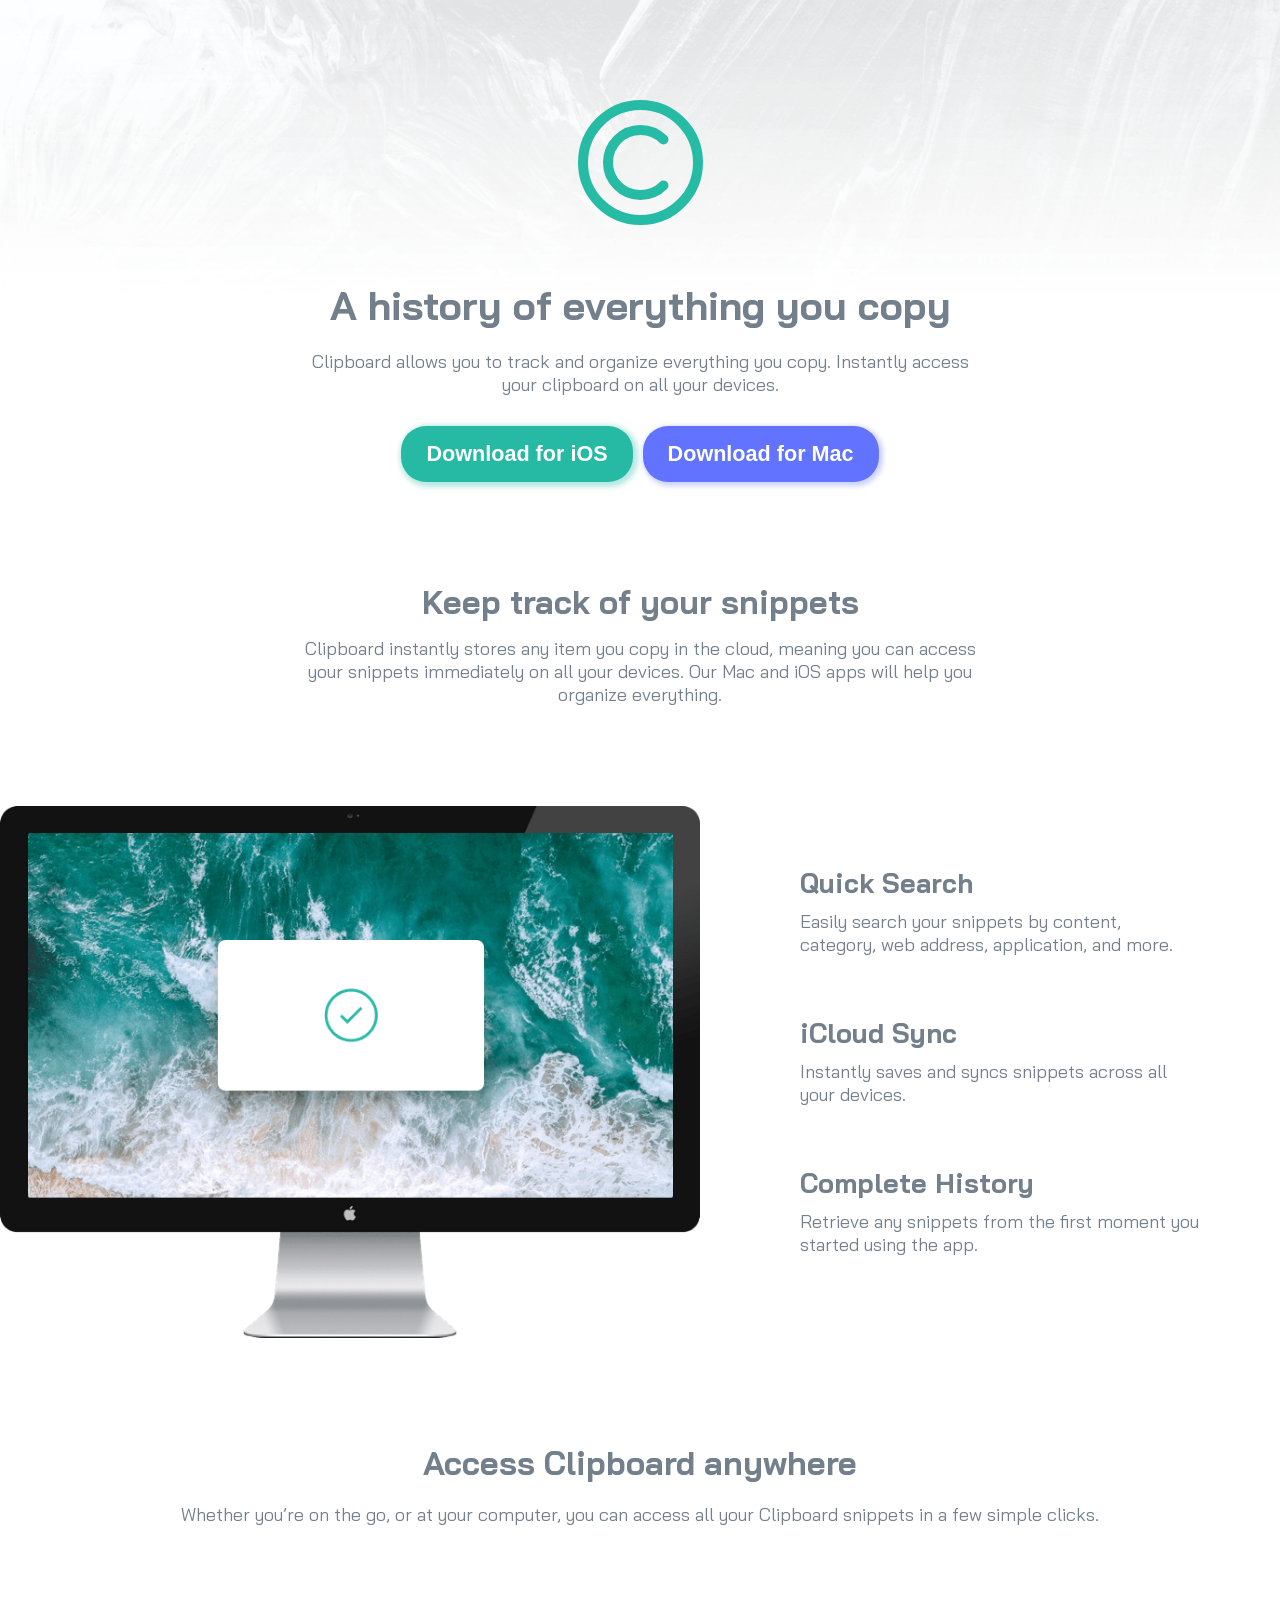
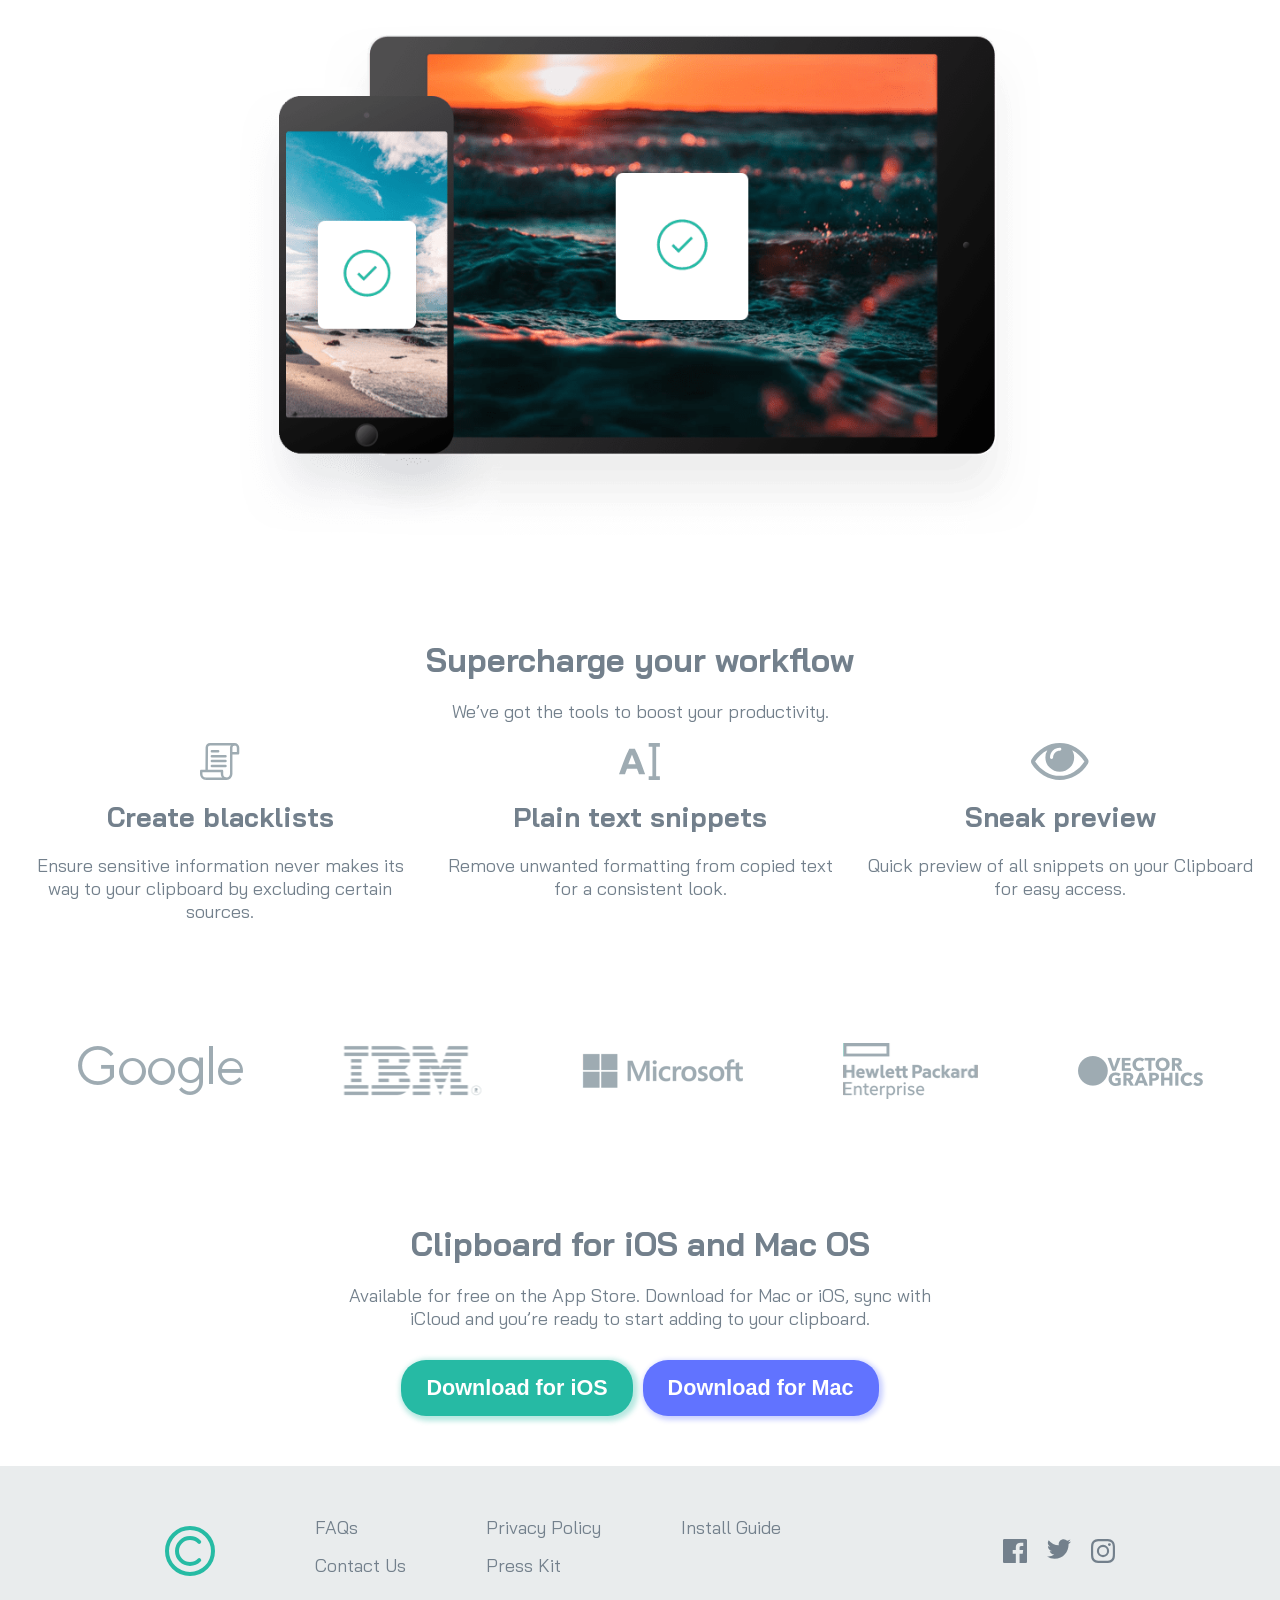
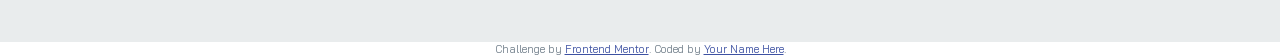
<file: clipboard-landing-page-master/index.html>
<!DOCTYPE html>
<html lang="en">
  <head>
    <meta charset="UTF-8" />
    <meta name="viewport" content="width=device-width, initial-scale=1.0" />
    <!-- displays site properly based on user's device -->

    <link
      rel="icon"
      type="image/png"
      sizes="32x32"
      href="./images/favicon-32x32.png"
    />

    <title>Frontend Mentor | Clipboard landing page</title>

    <link rel="stylesheet" href="style.css" />
    <link rel="preconnect" href="https://fonts.googleapis.com" />
    <link rel="preconnect" href="https://fonts.gstatic.com" crossorigin />
    <link
      href="https://fonts.googleapis.com/css2?family=Bai+Jamjuree:ital,wght@0,200;0,300;0,400;0,500;0,600;0,700;1,200;1,300;1,400;1,500;1,600;1,700&display=swap"
      rel="stylesheet"
    />
  </head>
  <body>
    <main>
      <header class="header">
        <figure>
          <img src="images/logo.svg" alt="Clipboard logo" />
        </figure>
        <h2 class="heading">A history of everything you copy</h2>
        <p class="para">
          Clipboard allows you to track and organize everything you copy.
          Instantly access your clipboard on all your devices.
        </p>
        <div class="btn-cont">
          <button class="btn">Download for iOS</button>
          <button class="btn">Download for Mac</button>
        </div>
      </header>
      <section class="section section1">
        <div class="f-top">
          <h3>Keep track of your snippets</h3>
          <p>
            Clipboard instantly stores any item you copy in the cloud, meaning
            you can access your snippets immediately on all your devices. Our
            Mac and iOS apps will help you organize everything.
          </p>
        </div>
        <div class="f-button">
          <figure>
            <img src="images/image-computer.png" alt="" />
          </figure>

          <div class="f-right">
            <div class="f-right1">
              <h3>Quick Search</h3>
              <p>
                Easily search your snippets by content, category, web address,
                application, and more.
              </p>
            </div>
            <div class="f-right2">
              <h3>iCloud Sync</h3>
              <p>Instantly saves and syncs snippets across all your devices.</p>
            </div>
            <div class="f-right3">
              <h3>Complete History</h3>
              <p>
                Retrieve any snippets from the first moment you started using
                the app.
              </p>
            </div>
          </div>
        </div>
      </section>
      <section class="section section2">
        <h3>Access Clipboard anywhere</h3>
        <p>
          Whether you’re on the go, or at your computer, you can access all your
          Clipboard snippets in a few simple clicks.
        </p>
        <figure>
          <img src="images/image-devices.png" alt="" />
        </figure>
      </section>
      <section class="section section3">
        <h3 class="heading3">Supercharge your workflow</h3>
        <p class="para3">We’ve got the tools to boost your productivity.</p>
        <div class="s-bottom">
          <div>
            <figure>
              <img src="images/icon-blacklist.svg" alt="" />
            </figure>
            <h4>Create blacklists</h4>
            <p>
              Ensure sensitive information never makes its way to your clipboard
              by excluding certain sources.
            </p>
          </div>
          <div>
            <figure>
              <img src="images/icon-text.svg" alt="" />
            </figure>
            <h4>Plain text snippets</h4>
            <p>
              Remove unwanted formatting from copied text for a consistent look.
            </p>
          </div>
          <div>
            <figure>
              <img src="images/icon-preview.svg" alt="" />
            </figure>
            <h4>Sneak preview</h4>
            <p>
              Quick preview of all snippets on your Clipboard for easy access.
            </p>
          </div>
        </div>
      </section>
      <section class="section section4">
        <figure class="sponsor">
          <img src="images/logo-google.png" alt="" />
        </figure>
        <figure class="sponsor">
          <img src="images/logo-ibm.png" alt="" />
        </figure>
        <figure class="sponsor">
          <img src="images/logo-microsoft.png" alt="" />
        </figure>
        <figure class="sponsor"><img src="images/logo-hp.png" alt="" /></figure>
        <figure class="sponsor">
          <img src="images/logo-vector-graphics.png" alt="" />
        </figure>
      </section>
      <section class="section section5">
        <div class="t-top">
          <h3>Clipboard for iOS and Mac OS</h3>
          <p>
            Available for free on the App Store. Download for Mac or iOS, sync
            with iCloud and you’re ready to start adding to your clipboard.
          </p>
        </div>
       
        <div class="btn-cont">
          <button class="btn">Download for iOS</button>
          <button class="btn">Download for Mac</button>
        </div>
      </section>
    </main>
    <footer class="footer">
      <figure>
        <img src="images/logo.svg" alt="" />
      </figure>
      <nav class="nav">
        <div class="f-div">
          <a href="" class="navlink">
            <p>FAQs</p>
          </a>
          <a href="" class="navlink">
            <p>Contact Us</p>
          </a>
        </div>
        <div class="f-div">
          <a href="" class="navlink">
            <p>Privacy Policy</p>
          </a>
          <a href="" class="navlink">
            <p>Press Kit</p>
          </a>
        </div>
        <div class="f-div">
          <a href="" class="navlink">
            <p>Install Guide</p>
          </a>
        </div>
      </nav>
      <div class="social">
        <a href="" class="social-link">
          <svg width="24" height="24" xmlns="http://www.w3.org/2000/svg" fill="currentColor"><path d="M22.675 0H1.325C.593 0 0 .593 0 1.325v21.351C0 23.407.593 24 1.325 24H12.82v-9.294H9.692v-3.622h3.128V8.413c0-3.1 1.893-4.788 4.659-4.788 1.325 0 2.463.099 2.795.143v3.24l-1.918.001c-1.504 0-1.795.715-1.795 1.763v2.313h3.587l-.467 3.622h-3.12V24h6.116c.73 0 1.323-.593 1.323-1.325V1.325C24 .593 23.407 0 22.675 0z" fill="inherit" fill-rule="nonzero"/></svg>
        </a>
        <a href="" class="social-link">
          <svg width="24" height="20" xmlns="http://www.w3.org/2000/svg" fill="currentColor"><path d="M24 2.557a9.83 9.83 0 01-2.828.775A4.932 4.932 0 0023.337.608a9.864 9.864 0 01-3.127 1.195A4.916 4.916 0 0016.616.248c-3.179 0-5.515 2.966-4.797 6.045A13.978 13.978 0 011.671 1.149a4.93 4.93 0 001.523 6.574 4.903 4.903 0 01-2.229-.616c-.054 2.281 1.581 4.415 3.949 4.89a4.935 4.935 0 01-2.224.084 4.928 4.928 0 004.6 3.419A9.9 9.9 0 010 17.54a13.94 13.94 0 007.548 2.212c9.142 0 14.307-7.721 13.995-14.646A10.025 10.025 0 0024 2.557z" fill="inherit" fill-rule="nonzero"/></svg>
        </a>
        <a href="" class="social-link">
          <svg width="24" height="24" xmlns="http://www.w3.org/2000/svg" fill="currentColor"><path d="M12 2.163c3.204 0 3.584.012 4.85.07 3.252.148 4.771 1.691 4.919 4.919.058 1.265.069 1.645.069 4.849 0 3.205-.012 3.584-.069 4.849-.149 3.225-1.664 4.771-4.919 4.919-1.266.058-1.644.07-4.85.07-3.204 0-3.584-.012-4.849-.07-3.26-.149-4.771-1.699-4.919-4.92-.058-1.265-.07-1.644-.07-4.849 0-3.204.013-3.583.07-4.849.149-3.227 1.664-4.771 4.919-4.919 1.266-.057 1.645-.069 4.849-.069zM12 0C8.741 0 8.333.014 7.053.072 2.695.272.273 2.69.073 7.052.014 8.333 0 8.741 0 12c0 3.259.014 3.668.072 4.948.2 4.358 2.618 6.78 6.98 6.98C8.333 23.986 8.741 24 12 24c3.259 0 3.668-.014 4.948-.072 4.354-.2 6.782-2.618 6.979-6.98.059-1.28.073-1.689.073-4.948 0-3.259-.014-3.667-.072-4.947-.196-4.354-2.617-6.78-6.979-6.98C15.668.014 15.259 0 12 0zm0 5.838a6.162 6.162 0 100 12.324 6.162 6.162 0 000-12.324zM12 16a4 4 0 110-8 4 4 0 010 8zm6.406-11.845a1.44 1.44 0 100 2.881 1.44 1.44 0 000-2.881z" fill="inherit" fill-rule="nonzero"/></svg>
        </a>
        
      </div>
    </footer>

    <footer>
      <p class="attribution">
        Challenge by
        <a href="https://www.frontendmentor.io?ref=challenge" target="_blank"
          >Frontend Mentor</a
        >. Coded by <a href="#">Your Name Here</a>.
      </p>
    </footer>
  </body>
</html>
</file>
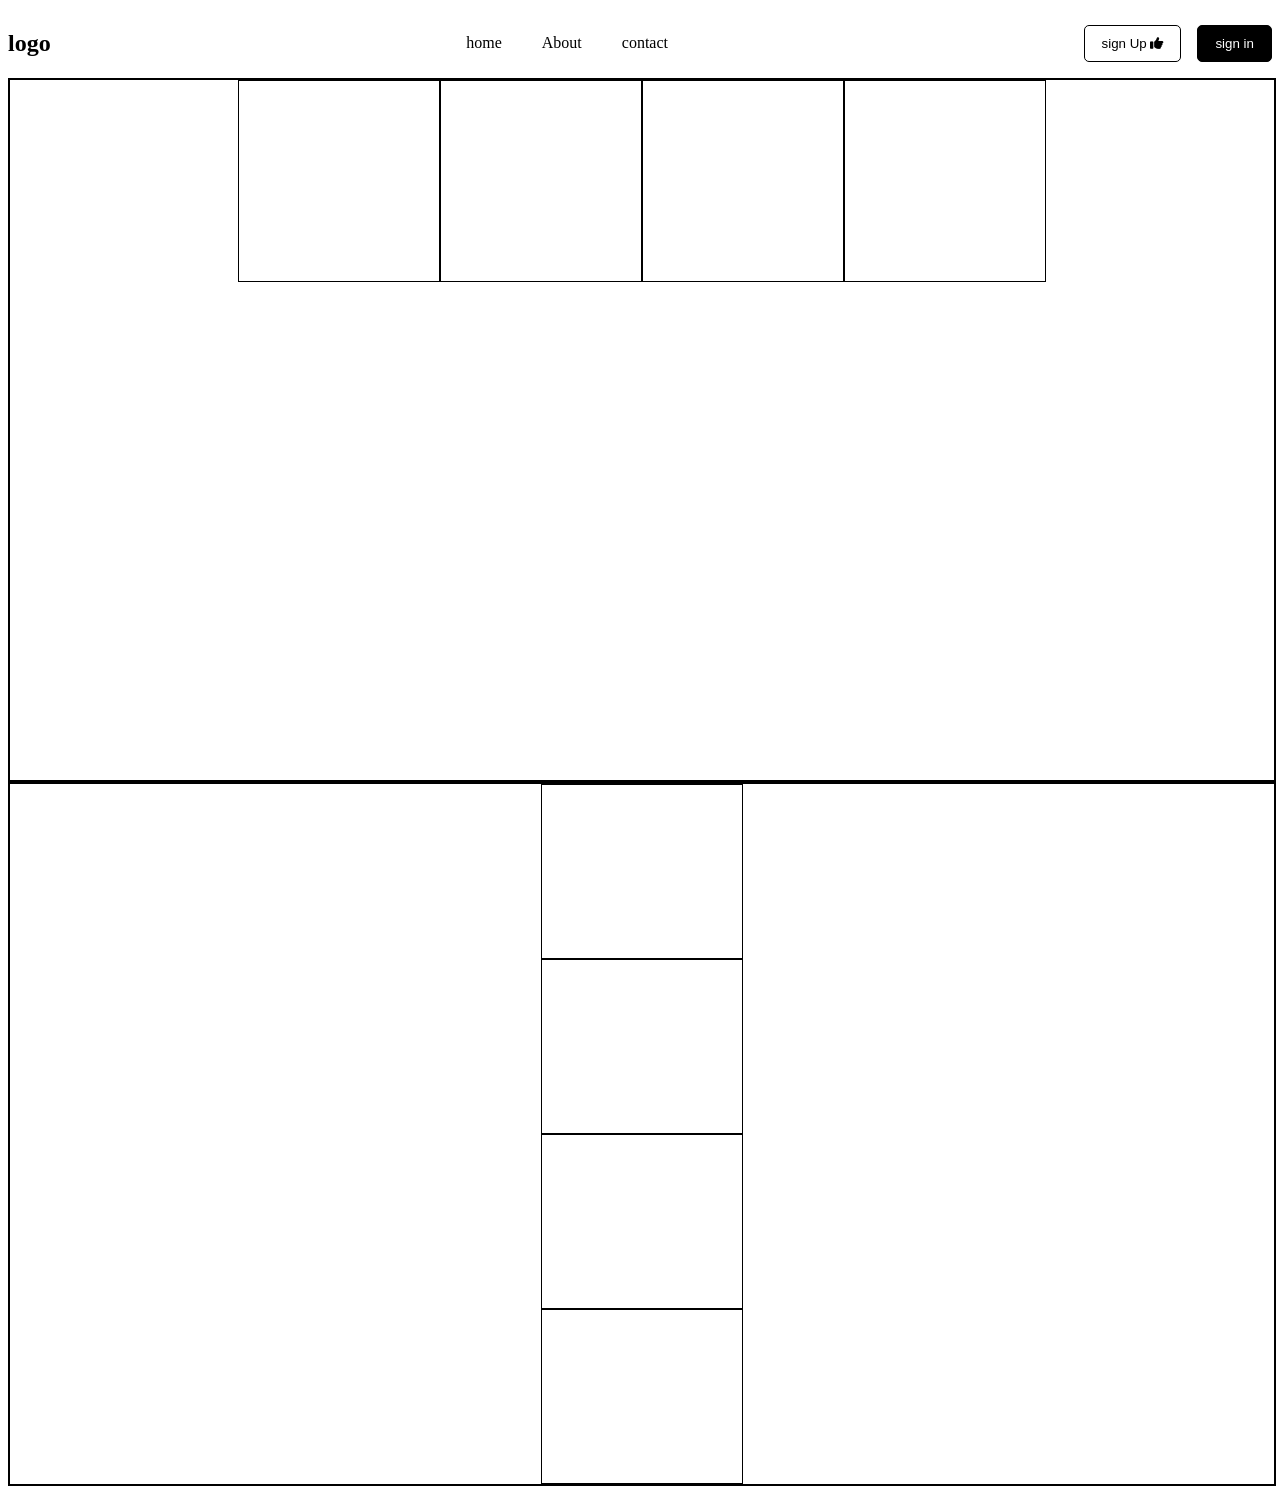
<file: web-dev/index.html>
<!DOCTYPE html>
<html lang="en">
<head>
    <meta charset="UTF-8">
    <meta name="viewport" content="width=device-width, initial-scale=1.0">
    <title>Document</title>
    <link rel="stylesheet" href="style.css"/>
    <link rel="stylesheet" href="https://cdnjs.cloudflare.com/ajax/libs/font-awesome/6.0.0/css/all.min.css" class="link-font-awesome">
</head>
<body>
    <header class="header">
        <h2 class="logo">logo</h2>
        <nav class="nav">
            <p class="navlink">home</p>
            <p class="navlink">About</p>
            <p class="navlink">contact</p>
        </nav>
        <div class="btn-cont">
            <button class="btn">
                sign Up
                <i class="fa-solid fa-thumbs-up"></i>
            </button>
            <button class="btn">sign in</button>
       </div>
    </header>
   <main class="box-container">
    <section class="container">
        <div class="box"></div>
        <div class="box"></div>
        <div class="box"></div>
        <div class="box"></div>     
    </section>
    <section class="container2">
        <div class="box"></div>
        <div class="box"></div>
        <div class="box"></div>
        <div class="box"></div> 
        

    </section>
   </main>
</body>
</html>
</file>
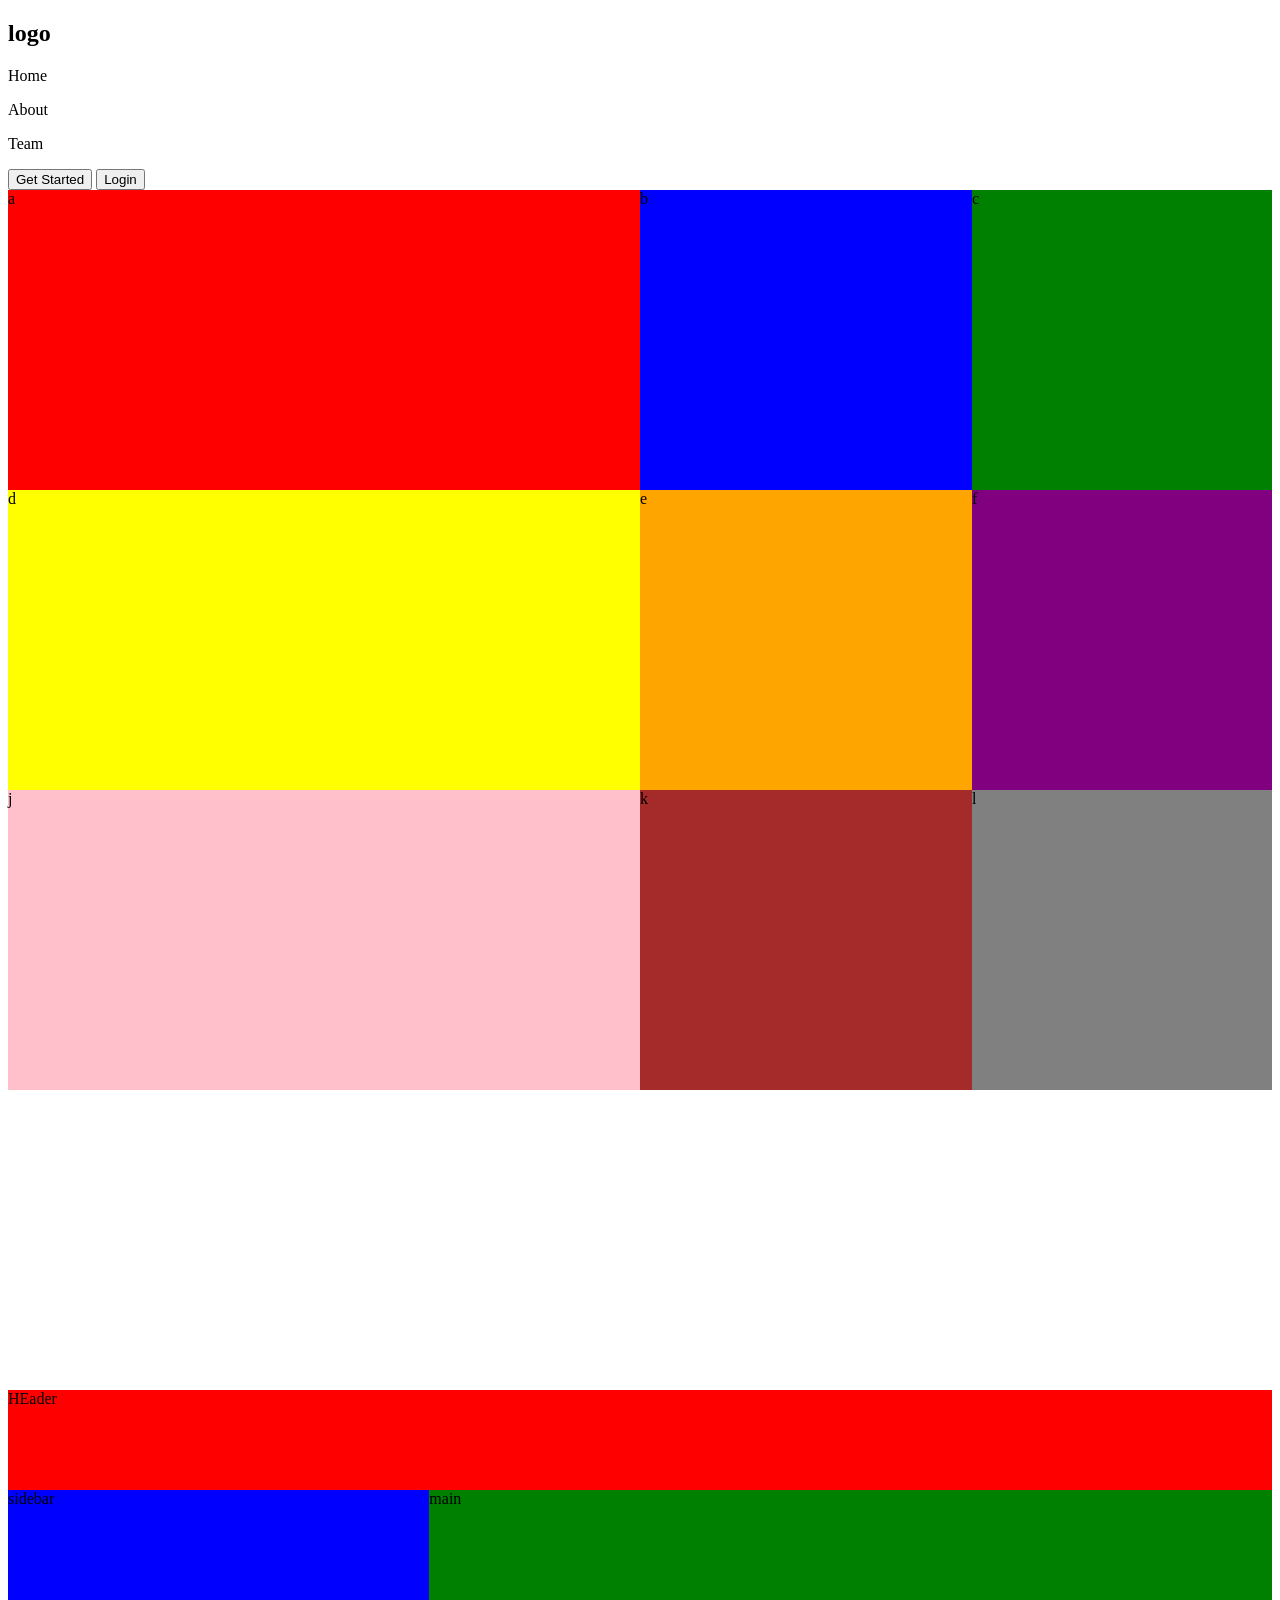
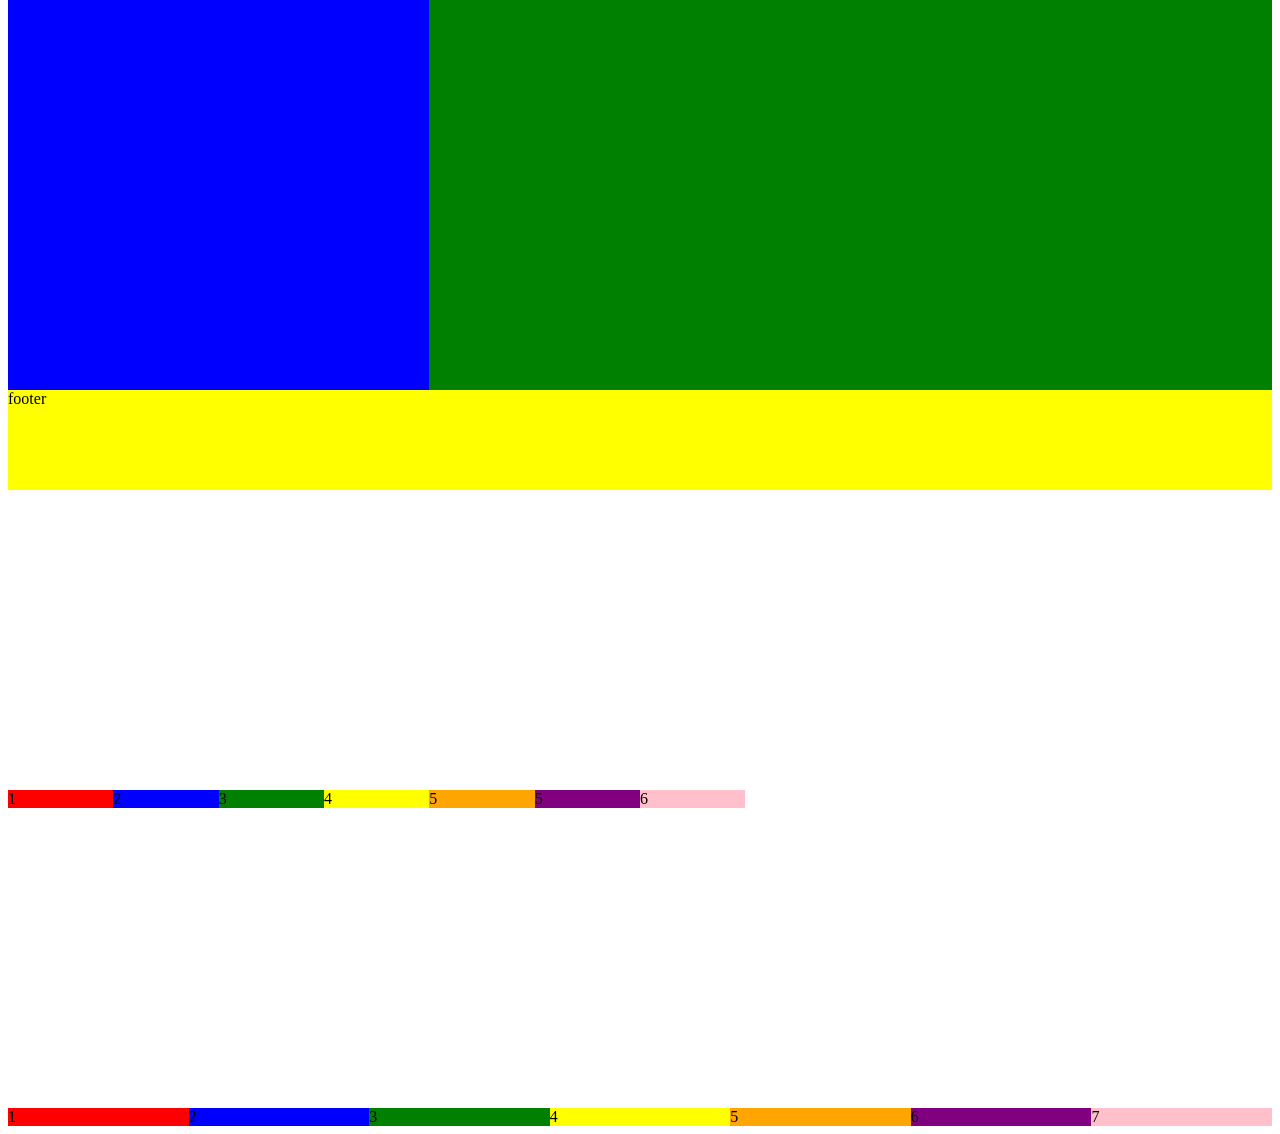
<file: web-dev/grid/index.html>
<!DOCTYPE html>
<html lang="en">
<head>
    <meta charset="UTF-8">
    <meta name="viewport" content="width=device-width, initial-scale=1.0">
    <title>Document</title>
    <link rel="stylesheet" href="style.css"/>
</head>
<body>
    <header class="header">
        <h2 class="logo">logo</h2>
        <nav>
            <p class="navlinks">Home</p>
            <p class="navlinks">About</p>
            <p class="navlinks">Team</p>
        </nav>
        <div class="btn-cont">
            <button class="btn">Get Started</button>
            <button class="btn">Login</button>
        </div>
    </header>
    <main class="main">
        <section class="container">
            <div class="box">a</div>
            <div class="box">b</div>
            <div class="box">c</div>
            <div class="box">d</div>
            <div class="box">e</div>
            <div class="box">f</div>
            <div class="box">j</div>
            <div class="box">k</div>
            <div class="box">l</div>
        </section>
        <section class="layout">
            <div class="box a">HEader</div>
            <div class="box b">sidebar</div>
            <div class="box c">main</div>
            <div class="box d">footer</div>
        </section>
        <section class="grid-container auto1">
            <div class="box">1</div>
            <div class="box">2</div>
            <div class="box">3</div>
            <div class="box">4</div>
            <div class="box">5</div>
            <div class="box">5</div>
            <div class="box">6</div>
        </section>
        <section class="grid-container auto2">
            <div class="box">1</div>
            <div class="box">2</div>
            <div class="box">3</div>
            <div class="box">4</div>
            <div class="box">5</div>
            <div class="box">6</div>
            <div class="box">7</div>
        </section>
    </main>

</body>
</html>
</file>
<file: clipboard-landing-page-master/style.css>
/* global styles and variables */
* {
  padding: 0;
  margin: 0;
  box-sizing: border-box;
}
:root {
    --Strong-Cyan-t: hsla(171, 66%, 44%, 0.33);
  --LightBlue-t: hsla(233, 100%, 69%, 0.33);
  --Strong-Cyan: hsl(171, 66%, 44%);
  --LightBlue: hsl(233, 100%, 69%);
  --Dark-Grayish-Blue: hsl(210, 10%, 50%);
  --Grayish-Blue: hsla(202, 11%, 66%, 0.233);
  font-size: 18px;
  font-family: "Bai Jamjuree", sans-serif;
}
h2,
h3,
h4,
p {
  color: var(--Dark-Grayish-Blue);
}
body{
    background: url(images/bg-header-desktop.png);
    background-repeat: no-repeat;
    background-size: 100% 300px;
}
.header,
.f-top {
  max-width: 680px;
  width: 100%;
  margin: 100px auto;
  text-align: center;
}
/* header tyling */
.header {
  max-width: 680px;
  width: 100%;
  margin: 100px auto;
  text-align: center;
}
.heading {
  font-size: 2.2rem;
  font-weight: 700;
  margin: 50px 0 20px 0;
}
.btn-cont {
  display: flex;
  justify-content: center;
  align-items: center;
  gap: 10px;
  padding-top: 30px;
}
.btn {
  background-color: var(--Strong-Cyan);
  color: white;
  padding: 15px 25px;
  border-radius: 25px;
  font-size: 1.2rem;
  font-weight: 700;
  text-decoration: none;
  box-shadow: 2px 2px 5px 3px var(--Strong-Cyan-t);
  border: none;
}
.btn:hover{
    opacity: 70%;
}
.btn:last-child {
  background-color: var(--LightBlue);
  box-shadow: 2px 2px 5px 2px var(--LightBlue-t);
}
.f-top h3 {
  font-size: 1.8rem;
  margin-bottom: 15px;
}
.f-button {
  display: flex;
  gap: 100px;
}
.f-button figure {
  max-width: 700px;
  width: 100%;
}
.f-button figure img {
  width: 100%;
  height: auto;
}
.f-right {
  max-width: 400px;
  width: 100%;
}
.f-right1,
.f-right2,
.f-right3 {
  margin: 60px 0;
}
.f-right h3 {
  font-size: 1.5rem;
  margin-bottom: 10px;
}
.section1,
.section2 {
  margin: 100px auto;
}
.section2 {
  text-align: center;
}
.section2 h3 {
  font-size: 1.8rem;
  margin-bottom: 20px;
}
.section2 p {
  font-size: 1rem;
}
.section2 figure {
  max-width: 800px;
  width: 100%;
  margin: 100px auto 20px auto;
}
.section2 figure img {
  width: 100%;
}
.section3 {
  text-align: center;
  margin: 100px auto;
}
.heading3 {
  font-size: 1.8rem;

  margin: 50px 0 20px 0;
}
.para3 {
  font-size: 1rem;
  margin-bottom: 20px;
}
.s-bottom {
  display: flex;
  gap: 20px;
  justify-content: center;
}
.s-bottom h4 {
  font-size: 1.5rem;
  margin: 20px 0;
}
.s-bottom figure {
  height: 37px;
}

.s-bottom figure img {
  height: 100%;
}
.s-bottom div {
  max-width: 400px;
}
.section4 {
  display: flex;
  gap: 100px;
  justify-content: center;
  align-items: center;
  margin: 120px auto;
}
.section5 {
  margin: 50px auto;
}
.t-top {
  max-width: 600px;
  width: 100%;
  text-align: center;
  margin: 0 auto;
}
.t-top h3 {
  font-size: 1.8rem;
  margin-bottom: 20px;
}
.footer {
  background-color: var(--Grayish-Blue);
  display: grid;
  grid-template-columns: minmax(70px, 150px) minmax(200px, 500px) minmax(
      200px,
      300px
    );
  padding: 50px;
  justify-content: center;
  align-items: center;
}
.nav {
  display: flex;
  gap: 80px;
}
.social {
  justify-self: right;
  display: flex;
  gap: 20px;
}

.footer figure {
  width: 50px;
}
.footer figure img {
  width: 100%;
}
.footer a {
  text-decoration: none;
}
.navlink p{
    margin-bottom: 15px;
}
.navlink:hover p{
    color: var(--Strong-Cyan);
}
.social a{
  color: var(--Dark-Grayish-Blue);
}

.social svg:hover{
  color: var(--Strong-Cyan);
}

@media screen and (max-width: 768px) {
    
}
/*attribution style starts here*/
.attribution {
  font-size: 11px;
  text-align: center;
}
.attribution a {
  color: hsl(228, 45%, 44%);
}
</file>
<file: web-dev/style.css>
.box{
    border: 1px solid black;
    height: 200px;
    width: 200px;
}

.container {
    width: 100%;
    height: 700px;
    border: 2px solid black;

    /*using flex in css*/
    display: flex;

    flex-direction: row;/*column | row | row-reverse | column-reverse */

    /* moving and spacing along the main axis */
    justify-content: center;  

}
   
.container2{
    width: 100%;
    height: 700px;
    border: 2px solid rgb(0, 0, 0);
    display: flex;
    flex-direction: column;
    align-items: center;
    
}
.header,
.nav,
.btn-cont{
    display: flex;
    align-items: center;
}
.header{
    justify-content: space-between;
}
.nav, .btn-cont{
    gap: 16px
}
.navlink{
    padding: 10px 12px;
}
.navlink:hover{
    background-color: black;
    color: white;
    cursor: pointer;
}
.btn{
    padding: 10px 17px;
    border: 1px solid black;
    border-radius: 5px;
    background-color: unset;
}
.btn:last-child{
    background-color: black;
    color: white;
}
</file>
<file: web-dev/grid/style.css>
.container{
    display: grid;
    grid-template-columns: 50% 1fr 300px;
    grid-template-rows: 300px 300px 300px;
    /* justify-content: center; */
    /* justify-items: flex-start; */
    /* align-items: center; */
}
.box:nth-child(1){
    background-color: red;
    
}
.box:nth-child(2){
    background-color: blue;
   
}
.box:nth-child(3){
    background-color: green;
   
}
.box:nth-child(4){
    background-color: yellow;
}   
.box:nth-child(5){
    background-color: orange;
    ;
}
.box:nth-child(6){
    background-color: purple;
}
.box:nth-child(7){
    background-color: pink;
    /* grid-area: 3/1/4/4; */
}
.box:nth-child(8){
    background-color: brown;
}
.box:nth-child(9){
    background-color: grey;
}

.layout{
    margin-top: 300px;
    display: grid;
    grid-template-columns:1fr repeat(2, minmax(200px, 1fr));
    grid-template-rows: 100px minmax(500px, 1fr) 100px;
}
.a{
    grid-area: 1/1/2/4;
}
.d{
    grid-area: 3/1/4/4;
}
.c{
    grid-area: 2/2/3/4;
}
.grid-container{
    display: grid;
    margin-top: 300px;
}
.auto1{
    grid-template-columns: repeat(auto-fill, minmax(100px, 1fr));
 
}
.auto2{
    grid-template-columns: repeat(auto-fit, minmax(100px, 1fr));
}
</file>
